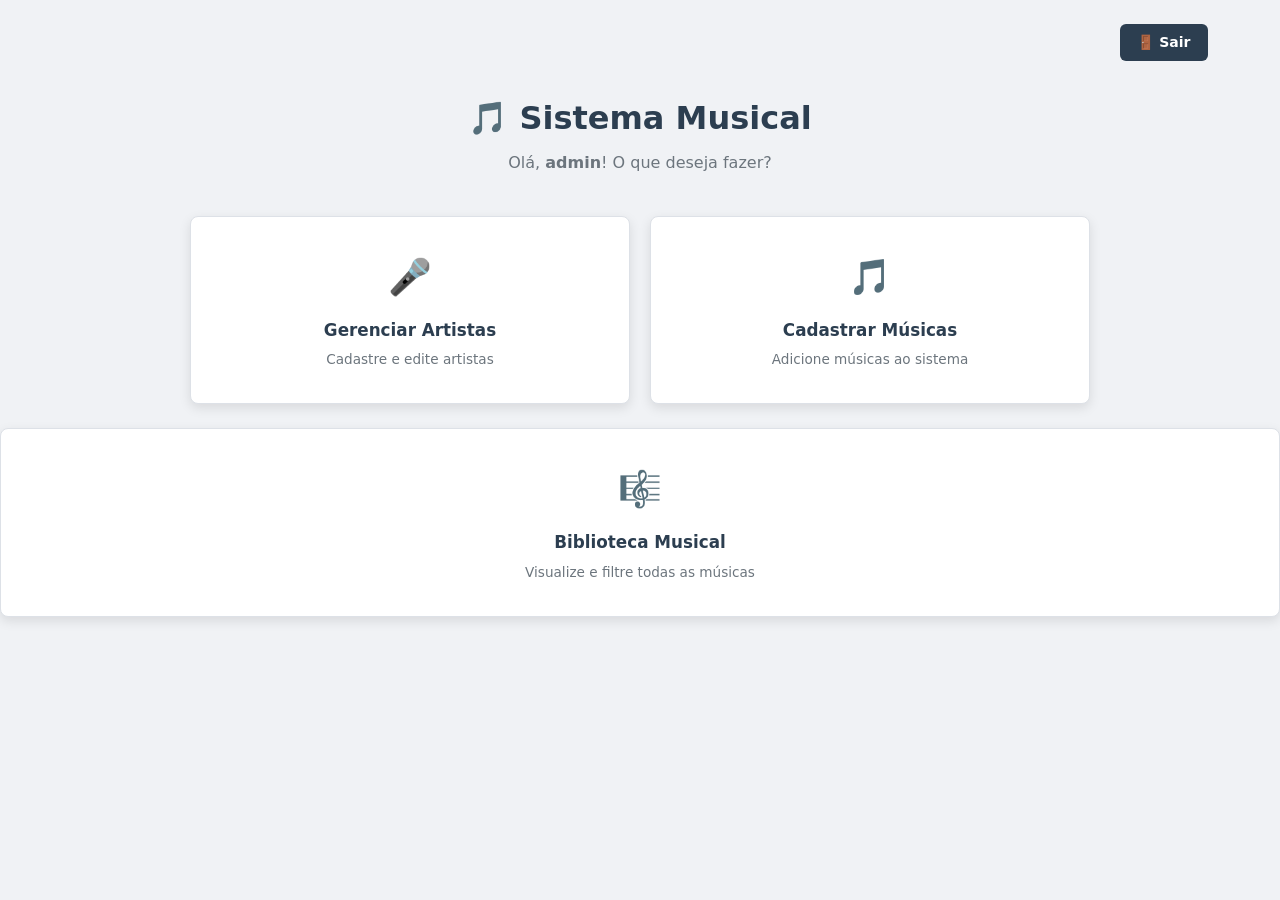
<file: Site de fim de semestre/index.html>
<!DOCTYPE html>

<!-- Tela principal -->

<html lang="pt-br">
<head>
    <meta charset="UTF-8">
            <!-- UTF - 8: libera os acentos como ç, ã, é.  -->
    
            <!-- o ==viewport==
        define o tamanho da janela do navegador nesse caso faz que o site se adapte a diferentes tamanhos de tela como a do celular -->

    <meta name="viewport" 
    content="width=device-width, initial-scale=1.0">

    <title>Menu Principal</title>

       <!-- rel="icon": o ícone da aba. Aqui é o emoji desenhado direto no código. -->

    <link rel="icon" href="data:image/svg+xml,<svg xmlns=%27http://www.w3.org/2000/svg%27 viewBox=%270 0 100
100%27><text y=%27.9em%27 font-size=%2790%27>🎶</text></svg>">

        <!-- Ligando o arquivo de CSS no HTML -->
    <link rel="stylesheet" href="style.css">

</head>

<body>

    <div class="container">
    <!-- topbar: barra de cima. O CSS (flex-end) joga o botão Sair para a direita. -->
     
    <div class="topbar">
  <!-- Um link (a) com cara de botão: a classe btn-back deixa ele escuro. -->

  <!-- Na Sprint 2 este link vai para logout.php, que encerra a sessão. -->

 <a href="login.html" class="btn-back">🚪 Sair</a>

</div>


        <!-- page-header: as boas-vindas, centralizadas. -->

     <div class="page-header">

     <h1>🎵 Sistema Musical</h1>

   <!-- "admin" está fixo (dado inventado). Na Sprint 2 o PHP mostra o nome de quem entrou. -->

   <p>Olá, <strong>admin</strong>! O que deseja fazer?</p>

</div>

   <!-- menu-grid: a grade dos 3 cards. O CSS usa display: grid para colocá-los lado a lado. -->

     <div class="menu-grid">

 <!-- Cada menu-card tem um link (a) que ocupa o card inteiro: clicar em qualquer parte leva à tela. -->

   <div class="menu-card">

   <a href="cadastro_artista.html">

  <div class="menu-card-icon">🎤</div> <!-- ícone grande -->


  <div class="menu-card-title">Gerenciar Artistas</div> <!-- título -->


  <div class="menu-card-desc">Cadastre e edite artistas</div> <!-- descrição -->


 </a>

</div>

<div class="menu-card">

<a href="cadastro_musica.html">

<div class="menu-card-icon">🎵</div>

<div class="menu-card-title">Cadastrar Músicas</div>

<div class="menu-card-desc">Adicione músicas ao sistema</div>

</a>

        </div>
    </div>
</div>

<div class="menu-card">
<a href="listagem_musicas.html">

<div class="menu-card-icon">🎼</div>

<div class="menu-card-title">Biblioteca Musical</div>

<div class="menu-card-desc">Visualize e filtre todas as músicas</div>

</a>

        </div>

    </div>
</div>

</body>
</html>
</file>
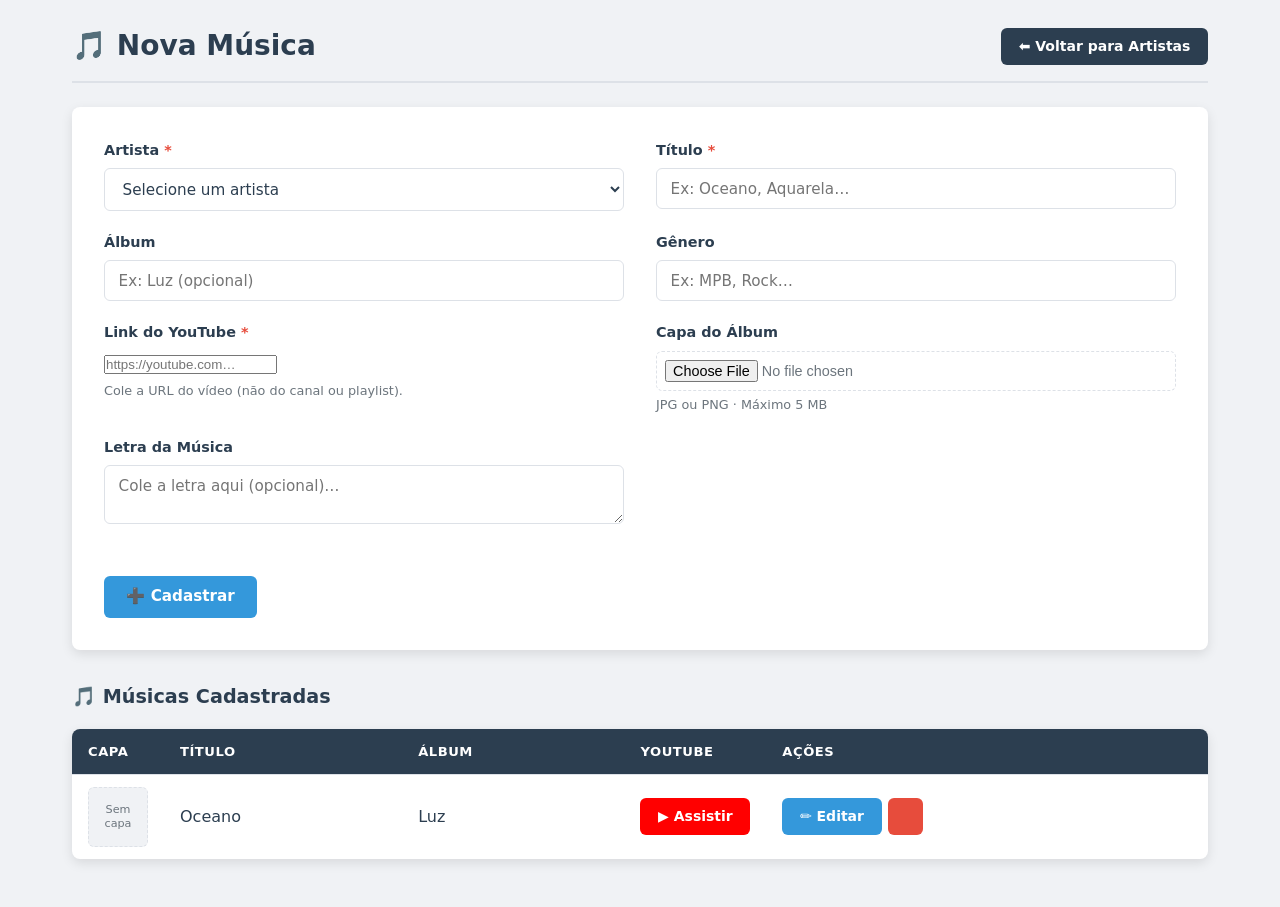
<file: Site de fim de semestre/cadastro.musica.html>
<!DOCTYPE html>
<html lang="pt-br">
<head>
<meta charset="UTF-8">
<meta name="viewport" content="width=device-width, initial-scale=1.0">

<title>Nova Música — Sistema Musical</title>
<link rel="icon" href="data:image/svg+xml,<svg xmlns=%27http://w3.org viewBox=%270 0 100 100%27><text y=%27.9em%27 font-size=%2790%27>🎵</text></svg>">

<!-- Link para o arquivo de estilo -->
<link rel="stylesheet" href="style.css">
</head>
<body>
    <!-- Conteúdo da página (container) -->
<div class="container">

<!-- Aqui o botão volta para os ARTISTAS: chegamos nesta tela pelo botão verde "Músicas". -->
<div class="page-header-bar">
    <h2>🎵 Nova Música</h2>
    <div class="header-actions">
        <!-- Linkando para cadastro de artistas -->
        <a href="cadastro_artista.html" class="btn-back">⬅ Voltar para Artistas</a>
    </div>
</div>

<!-- FORMULÁRIO DA MÚSICA (a "obra"). Igual ao do artista: post, enctype e form-grid. -->
<!-- action="#" - Feito no backend (ação depois do botão) -->
<form method="post" action="#" enctype="multipart/form-data">

    <div class="form-grid">

        <!-- Linha 1: Artista + Título -->
        <div class="form-group">
            
            <label for="artista_id">Artista <span style="color:var(--red)">*</span></label>
            <!--
            select required: a música PRECISA de um artista.
            A 1ª opção tem value="" (vazio): se a pessoa não escolher, o required bloqueia.
            value="1", "2": o código do artista. Na Sprint 2 é assim que o banco
            liga a música ao artista dela (chave estrangeira artista_id).
            -->
            <select name="artista_id" id="artista_id" required>
                <option value="">Selecione um artista</option>
                <option value="1">Djavan</option>
                <option value="2">Marisa Monte</option>
            </select>
        </div>

        <div class="form-group">
            <label for="titulo">Título <span style="color:var(--red)">*</span></label>
            <input type="text" id="titulo" name="titulo"
            required placeholder="Ex: Oceano, Aquarela…">
        </div>

        <!-- Linha 2: Álbum + Gênero (opcionais) -->
        <div class="form-group">
            <label for="album">Álbum</label>
            <input type="text" id="album" name="album" placeholder="Ex: Luz (opcional)">
        </div>

        <div class="form-group">
            <label for="genero">Gênero</label>
            <input type="text" id="genero" name="genero" placeholder="Ex: MPB, Rock…">
        </div>

        <!-- Linha 3: YouTube + Capa -->
        <div class="form-group">
            <label for="youtube_link">Link do YouTube <span style="color:var(--red)">*</span></label>
            <!-- type="url": o navegador confere se é um endereço de internet (http...). -->
            <input type="url" id="youtube_link" name="youtube_link"
            required placeholder="https://youtube.com…">
            <small>Cole a URL do vídeo (não do canal ou playlist).</small>
        </div>

        <div class="form-group">
            <label for="imagem_capa">Capa do Álbum</label>
            <!-- O mesmo campo de foto do artista: só imagens. -->
            <input type="file" id="imagem_capa" name="imagem_capa" accept="image/*">
            <small>JPG ou PNG · Máximo 5 MB</small>
        </div>

        <!-- Linha 4: Letra. A classe "full" faz este campo ocupar as 2 colunas (grid-column: 1 / -1). -->
        <div class="form-group full">
            <label for="letra">Letra da Música</label>
            <!-- textarea: caixa de texto com várias linhas. Diferente do input, ela tem fechamento. -->
            <textarea id="letra" name="letra" placeholder="Cole a letra aqui (opcional)…"></textarea>
        </div>

    </div><!-- fim .form-grid -->

    <div class="form-actions">
        <button type="submit" class="btn-primary">➕ Cadastrar</button>
    </div>
</form>


<!-- ========== TABELA DE MÚSICAS DO ARTISTA (dados fixos nesta fase) ========== -->
<h3>🎵 Músicas Cadastradas</h3>
<div class="table-container">
    <table>
        <thead>
            <tr>
                <th class="col-capa">Capa</th>
                <th>Título</th>
                <th>Álbum</th>
                <th class="col-youtube">YouTube</th>
                <th class="col-acoes">Ações</th>
            </tr>
        </thead>
        <tbody>
            <tr>
                <td><div class="no-image">Sem<br>capa</div></td>
                <td>Oceano</td>
                <td>Luz</td>
                <!-- Abre o vídeo numa aba nova. -->
                <td><a href="#" target="_blank" class="btn-youtube">▶ Assistir</a></td>
                <td>
                    <div class="action-buttons">
                        <a href="#" class="btn-edit">✏️ Editar</a>
                        <a href="#" class="btn-delete">️</a>
                    </div>
                </td>
            </tr>
        </tbody>
    </table>
</div>

</div>
</body>
</html>
</file>
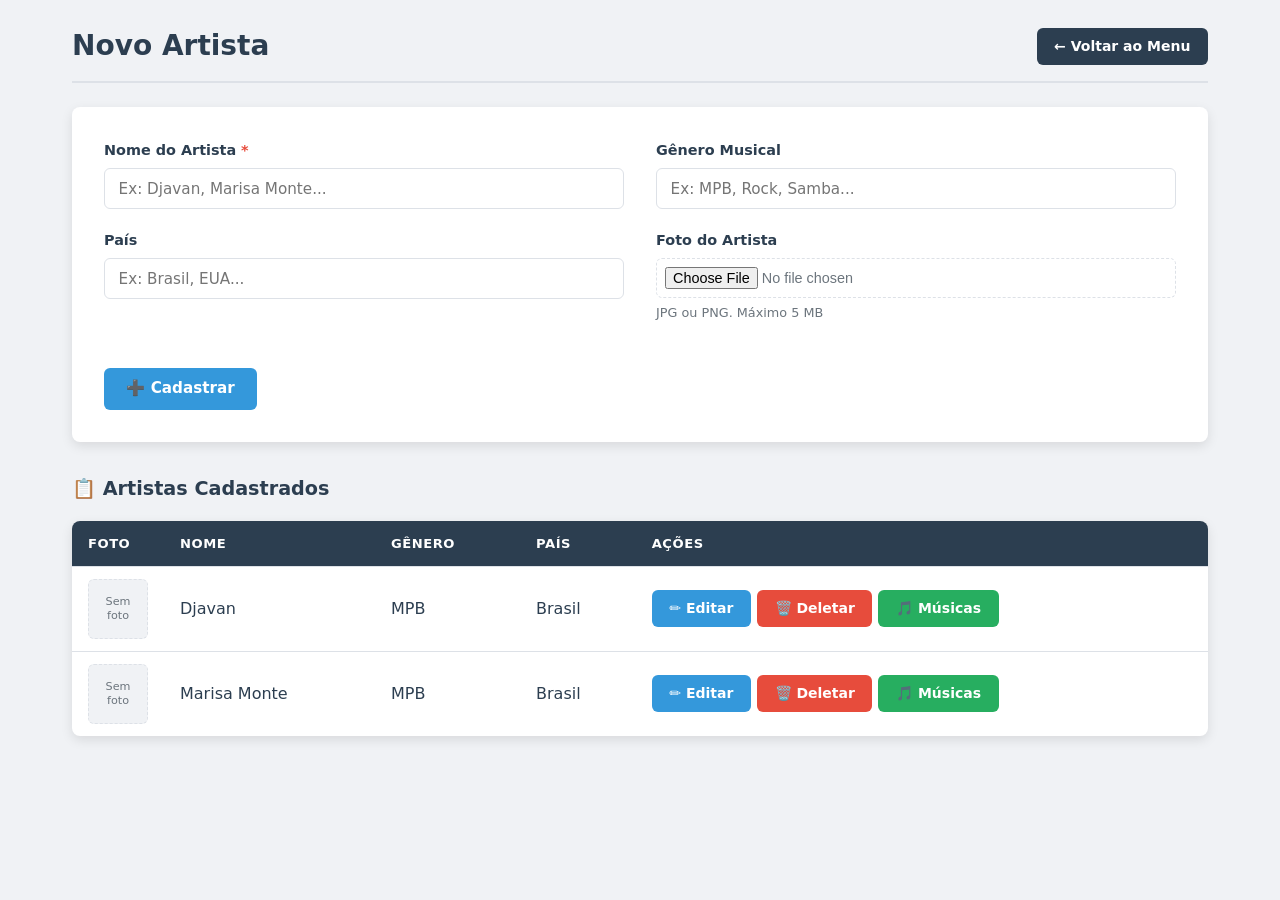
<file: Site de fim de semestre/cadastro_artista.html>
<!DOCTYPE html>
<html lang="pt-br">
<head>
    <meta charset="UTF-8">
    <meta name="viewport" content="width=device-width, initial-scale=1.0">
    <title>Novo Artista Sistema Musical</title>

    <!-- Essa linha de código define o favicon(O favicon é aquele ícone pequeno que aparece na aba do navegador.) da página utilizando um emoji direto no código, sem precisar carregar um arquivo de imagem externo -->

    <link rel="icon" href="data:image/svg+xml,<svg xmlns=%27http://w3.org viewBox=%270 0 100 100%27><text y=%27.9em%27 font-size=%2790%27>🎵</text></svg>">

    <!-- Ligando arquivo html para o arquivo CSS -->
    <link rel="stylesheet" href="style.css">

</head>
<body>
    <div class="container">

        <!-- A mesma barra de título da Biblioteca (o CSS já existe desde a aula 2). -->
        <div class="page-header-bar">
            <h2>Novo Artista</h2>
            <div class="header-actions">

                <!-- Este trecho de código cria um botão de navegação textual para retornar à página inicial. -->
                <a href="index.html" class="btn-back">← Voltar ao Menu</a>
            </div>
        </div>

        <!-- 
        FORMULÁRIO DE CADASTRO DO ARTISTA (o "criador")

        method="post": envia os dados escondidos, o certo para cadastrar.

        enctype="multipart/form-data": OBRIGATÓRIO para enviar arquivo (a foto).

        Não muda nada na tela, mas sem ele a foto não chega ao PHP na Sprint 2.
        -->

        <form method="post" action="#" enctype="multipart/form-data">

            <!-- form-grid: o CSS transforma em 2 colunas (grid 1fr 1fr). Os campos se encaixam 2 por linha. -->

            <div class="form-grid">
                <div class="form-group">

                    <!-- O vermelho avisa que o campo é obrigatório. A cor vem da variável --red. -->
                    <label for="nome">Nome do Artista <span style="color:var(--red)">*</span></label>

                    <!-- required: o navegador não deixa cadastrar sem nome. -->
                    <input type="text" id="nome" name="nome" required placeholder="Ex: Djavan, Marisa Monte...">

                </div>

                <!-- Este trecho de código "div class="form-group"  abre uma tag de container utilizada para agrupar e organizar elementos de um formulário, como um campo de entrada (input) e seu respectivo rótulo (label). -->

                <div class="form-group">

                    <!-- Campo opcional (sem required). -->
                    <label for="genero">Gênero Musical</label>
                    <input type="text" id="genero" name="genero" placeholder="Ex: MPB, Rock, Samba...">
                </div>

                <div class="form-group">

                    <label for="pais">País</label>
                    <input type="text" id="pais" name="pais" placeholder="Ex: Brasil, EUA...">
                </div>

                <div class="form-group">

                    <label for="imagem">Foto do Artista</label>

                    <!-- type="file": abre a janela para escolher um arquivo. accept="image/*": mostra só imagens. -->
                    <input type="file" id="imagem" name="imagem" accept="image/*">

                    <!-- small: texto pequeno de ajuda embaixo do campo. -->
                    <small>JPG ou PNG. Máximo 5 MB</small>

                </div>

            </div> <!-- fim .form-grid -->

            <!-- form-actions: a área dos botões do formulário (flex). -->
            <div class="form-actions">

                <button type="submit" class="btn-primary">➕ Cadastrar</button>

            </div>
        </form>

        <!-- ========== TABELA DE ARTISTAS (dados fixos nesta fase) ========== 
        Usa as MESMAS classes da tabela da Biblioteca: o visual já vem pronto. -->
        <!-- ================================================================= -->

        <h3>📋 Artistas Cadastrados</h3> <!-- h3: subtítulo da tabela -->

        <div class="table-container">

            <table>
                <thead>
                    <tr>
                        <th class="col-foto">Foto</th>
                        <th>Nome</th>
                        <th>Gênero</th>
                        <th>País</th>
                        <th class="col-acoes">Ações</th>
                    </tr>
                </thead>

                <!-- Corpo da tabela -->
                <tbody>

                    <!-- Cada tr = um artista. -->
                    <tr>
                        <td><div class="no-image">Sem<br>foto</div></td>
                        <td>Djavan</td>
                        <td>MPB</td>
                        <td>Brasil</td>
                        <td>
                                <!-- Botoes de edição -->

                            <div class="action-buttons">
                                <a href="#" class="btn-edit">✏️ Editar</a>
                                <a href="#" class="btn-delete">🗑️ Deletar</a>

                                <!-- btn-music (verde): leva ao cadastro das músicas DESTE artista. -->

                                <a href="cadastro_musica.html" class="btn-music">🎵 Músicas</a>

                            </div>
                        </td>
                    </tr>
                    <tr>

                        <td><div class="no-image">Sem<br>foto</div></td>
                        <td>Marisa Monte</td>
                        <td>MPB</td>
                        <td>Brasil</td>
                        <td>
                            
                            <div class="action-buttons">
                                <a href="#" class="btn-edit">✏️ Editar</a>
                                <a href="#" class="btn-delete">🗑️ Deletar</a>

                                <a href="cadastro_musica.html" class="btn-music">🎵 Músicas</a>
                            </div>
                        </td>
                    </tr>
                </tbody>
            </table>
        </div>
    </div>
</body>
</html>
</file>
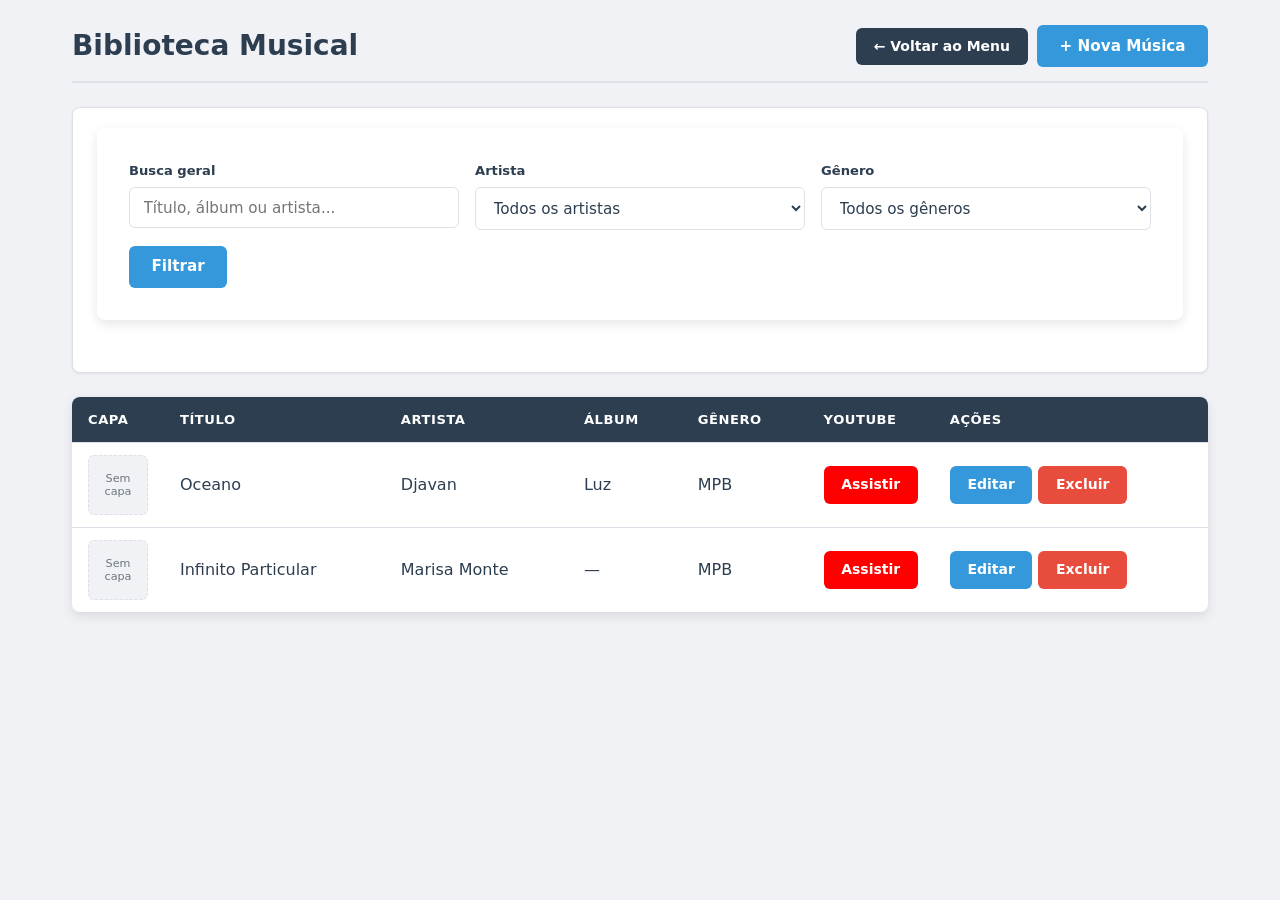
<file: Site de fim de semestre/listagem_musicas.html>
<!DOCTYPE html>
<html lang="pt-br">
<head>
    <meta charset="UTF-8">
    <meta name="viewport" content="width=device-width, initial-scale=1.0">
    <title>Biblioteca Musical — Sistema Musical</title>
    <link rel="icon" href="data:image/svg+xml,<svg xmlns=%27http://www.w3.org/2000/svg%27 viewBox=%270 0 100 100%27><text y=%27.9em%27 font-size=%2790%27>🎶​</text></svg>">
    <link rel="stylesheet" href="style.css">
</head>
<body>
    <div class="container">

        <!--
        CABEÇALHO DA PÁGINA
        page-header-bar: o CSS (flex + space-between) deixa o título à
        esquerda e os botões à direita. Esta barra se repete nos cadastros.
        -->
        <div class="page-header-bar">
            <h2>Biblioteca Musical</h2>
            <!-- h2: o título desta tela -->

            <div class="header-actions">
                <!-- Links com cara de botão: btn-back (escuro) e btn-primary (azul). -->
                <a href="index.html" class="btn-back">← Voltar ao Menu</a>
                <a href="cadastro_musica.html" class="btn-primary">+ Nova Música</a>
            </div>
        </div>

        <!--
        FILTROS
        Nesta fase eles só aparecem (não filtram de verdade).
        method="get": na Sprint 2 o que a pessoa escolher vai aparecer no endereço
        (ex.: ?artista=1) e o PHP usa isso para filtrar no banco.
        -->
        <div class="filters">
            <form method="get" class="filter-form" action="#">
                <!-- filter-group: os 3 filtros. O CSS (flex) coloca lado a lado. -->
                <div class="filter-group">
                    <!-- filter-item: um filtro = rótulo + campo. -->
                    <div class="filter-item">
                        <label for="busca">Busca geral</label>
                        <input type="text" name="busca" id="busca" placeholder="Título, álbum ou artista...">
                    </div>

                    <div class="filter-item">
                        <label for="artista">Artista</label>
                        <!-- select: lista para escolher uma opção.
                        value="" (vazio) = "todos". O número é o código do artista no banco. -->
                        <select name="artista" id="artista">
                            <option value="">Todos os artistas</option>
                            <option value="1">Djavan</option>
                            <option value="2">Marisa Monte</option>
                        </select>
                    </div>

                    <div class="filter-item">
                        <label for="genero">Gênero</label>
                        <select name="genero" id="genero">
                            <option value="">Todos os gêneros</option>
                            <option value="MPB">MPB</option>
                        </select>
                    </div>
                </div>

                <!-- filter-actions: a área do botão de filtrar. -->
                <div class="filter-actions">
                    <button type="submit" class="btn-primary">Filtrar</button>
                </div>
            </form>
        </div>

        <!--
        TABELA DE MÚSICAS
        table-container: a caixa branca com sombra em volta da tabela.
        -->
        <div class="table-container">
            <table>
                <!-- thead: o cabeçalho da tabela. tr = linha. th = célula de título. -->
                <thead>
                    <tr>
                        <!-- As classes col... deixam o CSS controlar a largura destas colunas. -->
                        <th class="col-capa">Capa</th>
                        <th>Título</th>
                        <th>Artista</th>
                        <th>Álbum</th>
                        <th>Gênero</th>
                        <th class="col-youtube">YouTube</th>
                        <th class="col-acoes">Ações</th>
                    </tr>
                </thead>

                <!-- tbody: o corpo. Cada tr é UMA música; cada td é uma informação dela.
                Os dados estão fixos aqui. Na Sprint 2 o PHP cria estas linhas a partir do banco. -->
                <tbody>
                    <tr>
                        <!-- no-image: quadrado "Sem capa" no lugar da imagem (a capa real vem na Sprint 2). -->
                        <td><div class="no-image">Sem<br>capa</div></td>
                        <td>Oceano</td>
                        <td>Djavan</td>
                        <td>Luz</td>
                        <td>MPB</td>
                        <!-- target="_blank": abre o vídeo numa aba nova, sem sair do sistema... -->
                        <td><a href="#" target="_blank" class="btn-youtube">Assistir</a></td>
                        <td>
                            <!-- action-buttons: junta Editar e Excluir lado a lado (flex). -->
                            <div class="action-buttons">
                                <a href="#" class="btn-edit">Editar</a>
                                <a href="#" class="btn-delete">Excluir</a>
                            </div>
                        </td>
                    </tr>
                    <tr>
                        <td><div class="no-image">Sem<br>capa</div></td>
                        <td>Infinito Particular</td>
                        <td>Marisa Monte</td>
                        <td>—</td> <!-- sem álbum: mostramos um traço -->
                        <td>MPB</td>
                        <td><a href="#" target="_blank" class="btn-youtube">Assistir</a></td>
                        <td>
                            <div class="action-buttons">
                                <a href="#" class="btn-edit">Editar</a>
                                <a href="#" class="btn-delete">Excluir</a>
                            </div>
                        </td>
                    </tr>
                </tbody>
            </table>
        </div>

    </div>
</body>
</html>
</file>
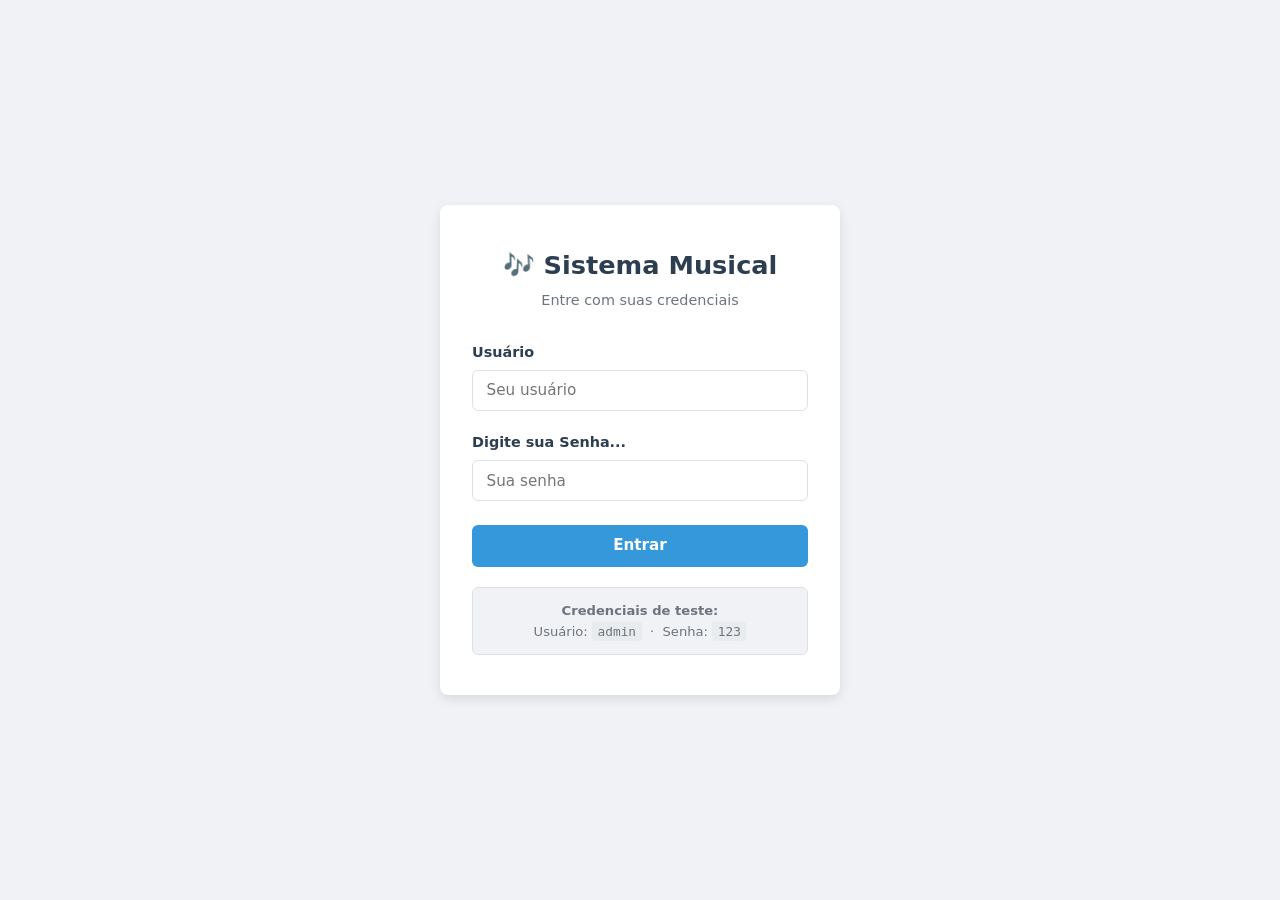
<file: Site de fim de semestre/login.html>
<!-- Tela de login -->

<!DOCTYPE html>
<html lang="pt-br">
<head>
    <meta charset="UTF-8">
         <!-- UTF - 8: libera os acentos como ç, ã, é.  -->

        <!-- o ==viewport==
      define o tamanho da janela do navegador nesse caso faz que o site se adapte a diferentes tamanhos de tela como a do celular -->
    <meta name="viewport" 
    content="width=device-width, initial-scale=1.0">

    <title>Biblioteca Musical - Login</title>

         <!-- rel="icon": o ícone da aba. Aqui é o emoji desenhado direto no código. -->

    <link rel="icon" href="data:image/svg+xml,<svg xmlns=%27http://www.w3.org/2000/svg%27 viewBox=%270 0 100
100%27><text y=%27.9em%27 font-size=%2790%27>🎶</text></svg>">

        <!-- Ligando o arquivo de CSS no HTML -->
    <link rel="stylesheet" href="style.css">
</head>

<!-- A classe criada login-page é usada no CSS para estilizar a página de login no arquivo css -->

<body class="login-page">
    <!-- login-card: a caixa que guarda o login inteiro. -->

    <div class="login-card">

        <!-- Classe login-header: título e subtítulo estilizados no CSS-->

    <div class="login-header">
        <h1>🎶 Sistema Musical</h1>
            <p>Entre com suas credenciais</p>
        
    </div>

    <!--
 FORM: o formulário de login.

method="post": envia os dados escondidos.

action="#": por enquanto não envia para lugar nenhum.

 Na back-end (Sprint 2) o action vai mandar os dados para o PHP.

-->

<form method="post" action="#">

    <!-- form-group: junta um rótulo (label) e seu campo (input). -->

<div class="form-group">

<!-- for="usuario" é igual ao id do input: clicar no texto foca o campo. -->

 <label for="usuario">Usuário</label>

 <!-- 
 
 type="text": campo de texto comum.

 name: o nome do dado que o PHP vai receber na Sprint 2.

 required: o navegador não deixa enviar nada vazio.

 autocomplete: o navegador pode sugerir o usuário salvo.

 placeholder: a dica cinza dentro do campo. 
 
 -->
 <input type="text" id="usuario"
 name="usuario"
 required
 autocomplete="username"
 placeholder="Seu usuário">
  
</div>

<!-- o form-group indica que tudo o que for colocado dentro dela fará parte do mesmo grupo visual. -->

<div class="form-group">

<label for="senha">Digite sua Senha...</label>

 <!-- type="password": esconde o que a pessoa digita (●●●). -->

 <input type="password"

 id="senha"

 name="senha"

 required autocomplete="current-password"

 placeholder="Sua senha">

 </div>

 <!-- type="submit": envia o formulário. A classe btn-primary deixa o botão azul. -->

<button type="submit" 

class="btn-primary">Entrar</button>

</form>

<!-- login-hint: a dica com as credenciais de teste. <code> mostra em fonte de código. -->

 <div class="login-hint">

<b>Credenciais de teste:</b>
<br>

Usuário: <code>admin</code> &nbsp;·&nbsp; Senha: <code>123</code>

<!-- O "&nbsp;" = espaço que não quebra a linha. -->

        </div>

    </div>
    
</body>
</html>
</file>
<file: Site de fim de semestre/style.css>
/* =============================================
 SISTEMA MUSICAL: Folha de Estilos Principal
 =============================================
Um único arquivo para TODAS as telas. Ele cresce a cada imcremento:

 Aula 1: base, formulário, botões, login e menu

 Aula 2: títulos, barra de título, cores dos botões, tabelas e filtros

 Aula 3: formulário em grade, campo de foto e botão de músicas

 Aula 4: url e textarea, campo "full", utilitários e celular ============================================= */

 /* -----------------------------------------------
  1. VARIÁVEIS E RESET [AULA 1]
----------------------------------------------- */

 /* :root guarda as variáveis. Escrevemos o valor UMA vez e usamos
16 em todo lugar com var(--nome). Para mudar a identidade visual do
17 sistema, basta trocar as cores aqui. */

:root {
    --primary: #2c3e50; /* azul muito escuro : titulos e cabeçalho da tabela */
    --blue: #3498db; /* azul : botão principal e editar */ 
    --blue-dark: #2980b9; /* azul escuro: hover */
    --green: #27ae60; /* verde: botão de músicas*/
    --red: #e74c3c; /* vermelho: excluir e o * de obrigatorio  */
    --red-dark: #c0392b; 
    --bg: #f0f2f5; /* Fundo cinza claro da página */
    --surface: #ffffff; /* Fundo branco das caixas de conteúdo */
    --border: #dde1e7; /* Borda cinza clara das caixas de conteúdo */;
    --text: #2c3e50; /* Cor do texto */
    --text-muted: #6c757d; /* Cor do texto secundário */
    --shadow-sm: 0 1px 3px rgba(0, 0, 0, 0.08);  /* Sombra fraca */
    --shadow-md: 0 4px 12px rgba(0, 0, 0, 0.10 ); /* Sombra média */
    --radius: 8px; /* arredondamento dos cantos */
    --font: 'Segoe UI', system-ui, -apple-system, sans-serif; /* fonte do sistema */
}

/* Reset: zera as margens que o navegador coloca sozinho. box-sizing: border-box faz a largura já incluir padding e borda. */

*, *::before, *::after {
    margin: 0;
    padding: 0;
    box-sizing: border-box;
}

/* A pagina inteira: fonte, fundo e cor do texto */
body {
    font-family: var(--font);
    background-color: var(--bg);
    color: var(--text);
    line-height: 1.6;  /* espaço entre as linhas do texto */
    min-height: 100vh; /* no mínimo a altura toda da tela */
}

/* -----------------------------------------------
 2. FORMULÁRIOS [AULA 1]
 Base usada por TODAS as telas que têm <form>.
----------------------------------------------- */

 /* Todo formulário vira um cartão branco com sombra. */

 form {
    background: var(--surface);
    padding: 2rem;
    border-radius: var(--radius);
    box-shadow: var(--shadow-md);
    margin-bottom: 2rem;
 }

 /* Espaço embaixo de cada grupo (rótulo + campo). */

 .form-group {
    margin-bottom: 1.25rem;
 }

 /* display: block coloca o rótulo numa linha sói dele, em cima do campo. */

 label {
    display: block;
    margin-bottom: .4rem;
    font-size: .9rem;
    font-weight: 600;
    color: var(--primary);
 }

 /* Os campos ocupam a largura toda e ganham borda fina.
 textarea e select já ficam prontos para as próximas telas. */

 input[type="text"],
 input[type="password"],
 textarea,
 select {
    width: 100%;
    padding: .65rem .85rem;
    border: 1.5px solid var(--border);
    border-radius: 6px;
    font-size: .95rem;
    font-family: var(--font);  /* Sem isso, campos usam outra fonte */
    color: var(--text);
    background: var(--surface);

    transition: border-color .2s, box-shadow .2s; /* animação suave ao focar */
 }

 /* :focus = quando a pessoa clica no campo. A borda fica azul. */

 input:focus,
 textarea:focus,
 select:focus {
    outline:none; 
    border-color: var(--blue);
    box-shadow: 0 0 0 3px rgba(52, 152, 219, .15); 
 }

 /* -----------------------------------------------
 3. BOTÕES [AULA 1, cores novas nas aulas 2 e 3]
----------------------------------------------- */

/* Seletor em grupo (vírgulas): TODOS os botões do sistema têm o mesmo formato. Cada um ganha a sua cor mais abaixo. */

.btn-primary,
.btn-edit,
.btn-delete,
.btn-music,
.btn-back,
.btn-youtube {
    display: inline-flex; /* Icone e texto alinhados */
    align-items: center;
    justify-content: center;
    gap: .35rem; /* espaço entre o ícone e o texto */
    padding: .55rem 1.1rem;
    border: none;
    border-radius: 6px;
    font-size: .875rem;
    font-weight: 600;
    font-family: var(--font);
    cursor: pointer;
    text-decoration: none; /* remove sublinhado de <a> */
    white-space: nowrap; /* impede que o botão quebre em duas linhas */
    transition: background-color .2s, transform .15s, box-shadow .2s; /* animação suave ao passar o mouse */
    line-height: 1.4; /* corrige o alinhamento vertical do texto */

}

/* Botão principal : azul. No hover escurece e sobe 1px. */

.btn-primary {
    padding: .65rem 1.4rem;
    font-size: .95rem;
    background: var(--blue);
    color: #fff;
}

.btn-primary:hover {
    background: var(--blue-dark);
    transform: translateY(-1px);
    box-shadow: var(--shadow-sm);
}

/* Voltar e Sair: escuro. */
.btn-back { background: var(--primary); color: #fff; }

.btn-back:hover {background: #1a252f;}

/* -----------------------------------------------
 5. TELA DE LOGIN [AULA 1]
 ----------------------------------------------- */

 /* O body do login vira flex para centralizar o cartão:
 justify-content = horizontal, align-items = vertical. */

 .login-page {

 display: flex;
 justify-content: center;
 align-items: center;
 min-height: 100vh;
 background: var(--bg);
 padding: 1rem;

 }

 /* O cartão branco, com no máximo 400px de largura. */

 .login-card {

 background: var(--surface);
 padding: 2.5rem 2rem;
 border-radius: var(--radius);
 box-shadow: var(--shadow-md);
 width: 100%;
 max-width: 400px;

 }

 /* O form já é um cartão (seção 2). Dentro do login-card tiramos
 o fundo e a sombra para não ficar "caixa dentro de caixa". */

 .login-card form {

 background: none;
 box-shadow: none;
 padding: 0;
 margin: 0;

 }

 .login-header {

 text-align: center;
 margin-bottom: 1.75rem;
}

.login-header h1 {
    font-size: 1.6rem;
    color: var(--primary);
    margin-bottom: .25rem;
}

.login-header p {
    color: var(--text-muted);
    font-size: .9rem;
}

/* Seletor com espaçp = "que está dentro de" . Só o botão do login ocupa a largura toda*/

.login-card .btn-primary {
    width: 100%;
    margin-top: .25rem;
}

/* A caixinha com a dica das credenciais. */
.login-hint {
    margin-top: 1.25rem;
    padding: .75rem 1rem;
    background: var(--bg);
    border-radius: 6px;
    text-align: center;
    font-size: .82rem;
    color: var(--text-muted);
    border: 1px solid var(--border);
}

.login-hint code {
    background: #e9ecef;
    padding: .1rem .35rem;
    border-radius: 3px;
    font-size: .8rem;
}

/* -----------------------------------------------
 6. LAYOUT BASE [AULA 1]
 O container de todas as telas, menos o login.
  ----------------------------------------------- */

/* Largura máxima de 1200px. margin: 0 auto centraliza a caixa. */

 .container {

 max-width: 1200px;
 margin: 0 auto;
 padding: 24px 32px;

 }

 /* ----------------------------------------------------- */
 /* 7. Menu Principal [AULA 1] */
 /* ----------------------------------------------------- */

 /* flex-end empurra o botão Sair para a direita */

 .topbar {
    display: flex;
    justify-content: flex-end;
    margin-bottom: 2rem;
 }

 .page-header {
    text-align: center;
    margin-bottom: 2.5rem;
 }

 .page-header h1 {
    font-size: 2rem;
    color: var(--primary);
    margin-bottom: .35rem;
 }

 .page-header p {
    color: var(--text-muted);
    font-size: 1rem;
 }

 /* A grande dos cards. auto-fit + minmax(240px, 1fr) :
 "coloque quantas colunas couberem, cada uma com no mínimo 240p" .
 No celular os cards descem sozinhos. */

 .menu-grid {
    display: grid;
    grid-template-columns: repeat(auto-fit, minmax(240px, 1fr));
    gap: 1.25rem;
    max-width: 900px;
    margin: 0 auto;
 }

 .menu-card {
    background: var(--surface);
    border-radius: var(--radius);
    box-shadow: var(--shadow-md);
    transition: transform .2s, box-shadow .2s;
    border: 1px solid var(--border);
 }

 /* Com o mouse em cima, o card sobe 4px e a sombra cresce. */

 .menu-card:hover {
    transform: translateY(-4px);
    box-shadow: 0 8px 20px rgba(0, 0, 0, .13);
 }

 /* display: block faz o link ocupar p card inteiro (tudo clicavel). */

 .menu-card a {
    display: block;
    padding: 2rem 1.5rem;
    text-align: center;
    text-decoration: none;
    color: var(--text);
 }

 .menu-card-icon {
    font-size: 2.2rem;
    margin-bottom: .75rem;
 }
 .menu-card-title {
    font-size: 1.05rem;
    font-weight: 600;
    color: var(--primary);
    margin-bottom: .35rem;
 }

 .menu-card-desc {
    font-size: .85rem;
    color: var(--text-muted);
 }

 /* ======= AULA 2 ==========
 Arquivo CSS */

 /* [AULA 2] Cores dos botões de ação da tabela.

   Azul: ação normal. Vermelho: perigo (excluir). */

   /* btn é o botão e suas categorias como o de edit, delete e etc */

   /* o background com a cor pinta o fundo do botão */
.btn-edit { background: var(--blue); color: #fff; }

.btn-edit:hover { background: var(--blue-dark); }

.btn-delete { background: var(--red); color: #fff; }

.btn-delete:hover { background: var(--red-dark); }

/* [AULA 2] O vermelho do YouTube, para reconhecer na hora. */

.btn-youtube { background: #ff0000; color: #fff; }

.btn-youtube:hover { background: #cc0000; }

/* 8. TIPOGRAFIA [h2 na AULA 2]
   Todo h2 do sistema: grande, cor principal e uma linha embaixo. */

h2 {
    font-size: 1.75rem;
    font-weight: 600;
    color: var(--primary);
    margin-bottom: 1.5rem;
    padding-bottom: .75rem; /* Margem interna somente na parte inferior (de baixo) do elemento. */

    border-bottom: 2px solid var(--border);
}

/* 9. CABEÇALHO DE PÁGINA COM AÇÕES [AULA 2]
   Usado na Biblioteca e nos dois cadastros.
   space-between: título na esquerda, botões na direita.
   flex-wrap: se faltar espaço, os botões descem. */

.page-header-bar {
    display: flex; /* Ele coloca todos os itens de dentro do botão um ao lado do outro */
    align-items: center;
    justify-content: space-between; /* Empurra os itens para os extremos. Se houver dois itens  eles tem um espaçamento um do outro. */
    gap: 1rem; /* 
	Cria um espaço invisível entre os itens para que eles nunca fiquem colados. */
    margin-bottom: 1.5rem;
    padding-bottom: .75rem;
    border-bottom: 2px solid var(--border);
    flex-wrap: wrap;  /* se a tela for pequena e os itens não couberem na mesma linha, o item da direita pula automaticamente para a linha de baixo. */
}

/* A barra já tem linha embaixo. Tiramos a linha do h2 que está
   dentro dela, senão ficariam duas. */

.page-header-bar h2 {
    margin: 0;
    padding: 0;
    border: none;
    font-size: 1.75rem;
    font-weight: 600;
    color: var(--primary);
}

.page-header-bar .header-actions {
    display: flex;
    gap: .6rem;
    flex-wrap: wrap;
    align-items: center;
}

/* 11. TABELAS [AULA 2]
   A caixa da tabela. overflow: hidden corta o que passa dos cantos
   redondos (senão o cabeçalho escuro "vaza" no canto). */

.table-container {
    background: var(--surface);
    border-radius: var(--radius);
    box-shadow: var(--shadow-md);
    overflow: hidden;/* overflow Controla o que acontece quando o conteúdo de dentro é maior do que o tamanho da caixa. */ 

    /* O hidden serve para não mostrar o conteúdo vazando ou criar uma barra de rolagem, o navegador simplesmente deleta visualmente tudo o que passou dos limites. */

    margin-bottom: 1.5rem;
}

/* border-collapse: as bordas das células viram uma só. */

table {
    width: 100%;
    border-collapse: collapse; /* Ele serve para juntar as bordas da tabela e transformá-las em uma linha única e elegante */
}

/* Espaço dentro das células e uma linha fina entre as linhas. */

th, td {
    padding: 12px 16px;
    text-align: left;
    vertical-align: middle;
    border-bottom: 1px solid var(--border);
}

/* Cabeçalho escuro, letra branca e MAIÚSCULA. */

th {
    background: var(--primary);
    color: #fff;
    font-size: .82rem;
    font-weight: 600;
    letter-spacing: .04em;
    text-transform: uppercase;
    white-space: nowrap;
}

tbody tr:last-child td { border-bottom: none; } /* a última linha sem borda */

tbody tr:hover { background: #f8fafc; } /* linha clareia com o mouse */

/* Larguras fixas das colunas pequenas. */

.col-foto,

.col-capa { width: 90px; white-space: nowrap; }

.col-youtube { width: 110px; white-space: nowrap; }

.col-acoes { white-space: nowrap; }

/* Editar, Excluir (e Músicas) lado a lado. */

.action-buttons {
    display: flex;
    gap: 6px;
    align-items: center;
    flex-wrap: nowrap;
}

/* [Sprint 2] A miniatura da capa ou da foto de verdade. */

.table-thumbnail {
    width: 60px;
    height: 60px;
    object-fit: cover;
    border-radius: 6px;
    display: block;
}

/* O quadrado "Sem capa / Sem foto": borda tracejada e texto no meio. */

.no-image {
    width: 60px;
    height: 60px;
    background: var(--bg);
    border: 1.5px dashed var(--border);
    border-radius: 6px;
    display: flex;
    align-items: center;
    justify-content: center;
    font-size: .7rem;
    color: var(--text-muted);
    text-align: center;
    line-height: 1.2;
}

/* [Sprint 2] Célula de "nenhuma música encontrada". */

td.empty-cell {
    text-align: center;
    color: var(--text-muted);
    padding: 2rem;
    font-size: .95rem;
}

/* 14. FILTROS [AULA 2] */
.filters {
    background: var(--surface);
    padding: 1.25rem 1.5rem;
    border-radius: var(--radius);
    box-shadow: var(--shadow-sm);
    margin-bottom: 1.5rem;
    border: 1px solid var(--border);
}

/* Os filtros lado a lado. flex-wrap: descem se não couber. */

.filter-group {
    display: flex;
    gap: 1rem;
    flex-wrap: wrap;
    margin-bottom: 1rem;
}

/* flex: 1 cada filtro pega a mesma fatia do espaço.
   min-width impede que fique fino demais. */

.filter-item {
    flex: 1;
    min-width: 180px;
}

.filter-item label {
    font-size: .82rem;
}

.filter-actions {
    display: flex;
    gap: .75rem;
    align-items: center;
}

/* [AULA 3] Verde para ir para as músicas do artista. */
.btn-music {
    background: var(--green);
    color: #fff;
}

.btn-music:hover {
    background: #219a52;
}

/* ========================================= */
/* [AULA 3] O subtítulo das tabelas dos cadastros. */
/* ======================================== */

h3 {
    font-size: 1.2rem;
    font-weight: 600;
    color: var(--primary);
    margin: 2rem 0 1rem; /* 2rem em cima, 0 nos lados, 1rem embaixo */
}

/* [AULA 3] Seletor de atributo: só o input de arquivo. 
A borda tracejada lembra "solte o arquivo aqui". */
input[type="file"] {
    width: 100%;
    padding: .5rem;
    border: 1.5px dashed var(--border);
    border-radius: 6px;
    font-size: .9rem;
    color: var(--text-muted);
    cursor: pointer;
}

/* [AULA 3] O texto de ajuda fica embaixo do campo, pequeno e cinza. */
small {
    display: block;
    margin-top: .3rem;
    font-size: .8rem;
    color: var(--text-muted);
}

/* [AULA 3] 2 colunas iguais (1fr uma fração do espaço). */
.form-grid {
    display: grid;
    grid-template-columns: 1fr 1fr;
    gap: 0 2rem; /* 0 entre linhas (o form-group já tem margem) e 2rem entre colunas. */
}

/* [AULA 3] Os botões abaixo do formulário, lado a lado. */
.form-actions {
    display: flex;
    gap: .75rem;
    align-items: center;
    flex-wrap: wrap;
    margin-top: 1.5rem;
    grid-column: 1 / -1;
}

/* [AULA 3, usada na Sprint 2] Mostra a foto já salva ao editar. */
.current-image {
    display: flex;
    align-items: center;
    gap: .75rem;
    margin-top: .75rem;
    padding: .75rem;
    background: var(--bg);
    border-radius: 6px;
}

.current-image img {
    width: 64px;
    height: 64px;
    object-fit: cover; /* corta a foto sem esticar */
    border-radius: 6px;
    flex-shrink: 0;
}

.current-image small {
    margin: 0;
    color: var(--text-muted);
}
</file>
